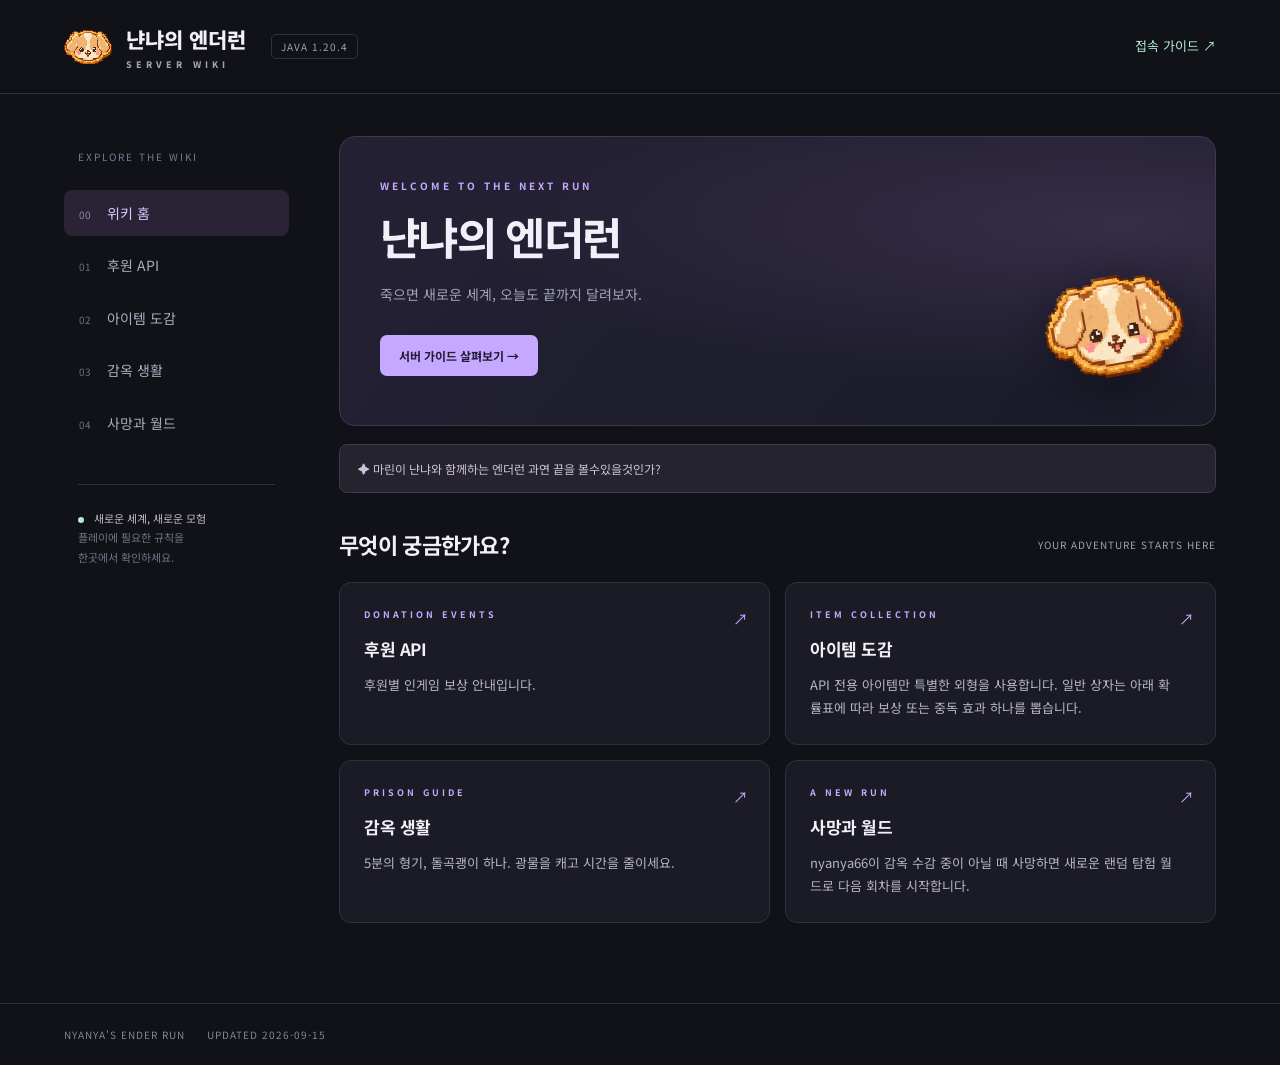
<file: site/index.html>
<!doctype html>
<html lang="ko"><head><meta name="robots" content="noindex,nofollow"><meta charset="utf-8"><meta name="viewport" content="width=device-width,initial-scale=1"><meta name="theme-color" content="#15141e"><meta name="description" content="냔냐의 엔더런 서버 위키. 후원 API, 아이템, 감옥, 사망 규칙과 플레이 가이드."><title>냔냐의 엔더런 · 서버 위키</title><link rel="icon" href="assets/mungmu_cookie.png"><link rel="stylesheet" href="style.css"><script src="app.js" defer></script></head>
<body><header><a class="brand" href="#home"><img src="assets/mungmu_cookie.png" alt=""><span>냔냐의 엔더런<small>SERVER WIKI</small></span></a><span class="version">JAVA 1.20.4</span><a class="header-link" href="#start">접속 가이드 ↗</a></header>
<div class="layout"><aside><div class="side-label">EXPLORE THE WIKI</div><nav id="nav" aria-label="위키 메뉴"></nav><div class="side-note"><span class="dot"></span> 새로운 세계, 새로운 모험<p>플레이에 필요한 규칙을<br>한곳에서 확인하세요.</p></div></aside><main id="main"><p>위키를 불러오는 중입니다…</p></main></div><footer><span>NYANYA'S ENDER RUN</span><span id="updated"></span></footer></body></html>
</file>
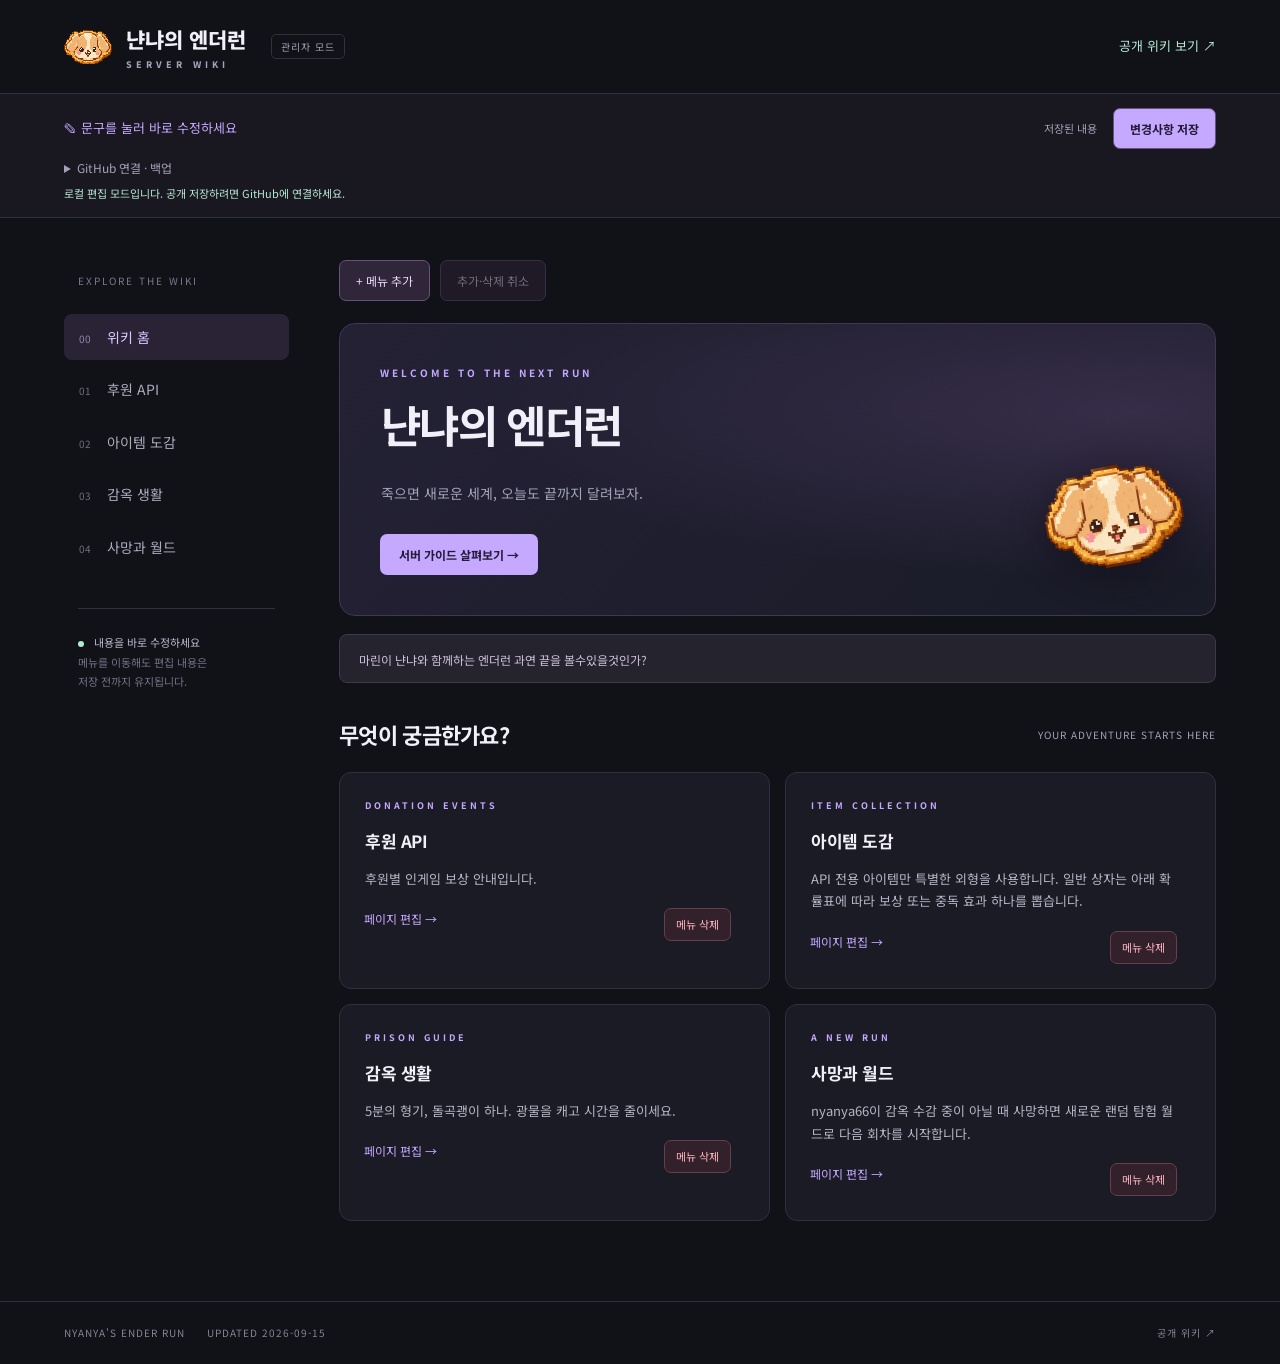
<file: site/admin/index.html>
<!doctype html><html lang="ko"><head><meta charset="utf-8"><meta name="viewport" content="width=device-width,initial-scale=1"><meta name="robots" content="noindex,nofollow"><title>관리자 · 냔냐의 엔더런</title><link rel="icon" href="../assets/mungmu_cookie.png"><link rel="stylesheet" href="../style.css"><link rel="stylesheet" href="editor.css"><script src="admin.js" defer></script></head><body class="wiki-editor">
<header><a class="brand" href="#home"><img src="../assets/mungmu_cookie.png" alt=""><span id="brand-title">냔냐의 엔더런<small>SERVER WIKI</small></span></a><span class="version">관리자 모드</span><a class="header-link" href="../" target="_blank" rel="noopener">공개 위키 보기 ↗</a></header>
<div class="editor-tools"><div class="tool-row"><span class="edit-hint">✎ 문구를 눌러 바로 수정하세요</span><span id="change-state">저장된 내용</span><button id="save">변경사항 저장</button></div><details class="connection"><summary>GitHub 연결 · 백업</summary><div class="connection-body"><div class="grid"><div><label for="owner">계정</label><input id="owner" value="NYAYNA" autocomplete="off"></div><div><label for="repo">저장소</label><input id="repo" value="nyaender" autocomplete="off"></div></div><label for="branch">브랜치</label><input id="branch" value="main"><label for="token">관리자 GitHub 토큰</label><input id="token" type="password" autocomplete="off" placeholder="이 저장소의 Contents 쓰기 권한이 있는 토큰"><p class="small">토큰은 GitHub에만 전송하며 저장하지 않습니다. 위키 문구만 수정되며 게임 설정은 변경되지 않습니다.</p><div class="actions"><button id="connect">연결하고 최신 내용 불러오기</button><button id="disconnect">연결 해제</button><button id="download">JSON 내려받기</button><label for="import">JSON 불러오기<input id="import" type="file" accept="application/json,.json"></label></div></div></details><p id="status" class="status" role="status" aria-live="polite"></p></div>
<div class="layout"><aside><div class="side-label">EXPLORE THE WIKI</div><nav id="nav" aria-label="위키 메뉴"></nav><div class="side-note"><span class="dot"></span> 내용을 바로 수정하세요<p>메뉴를 이동해도 편집 내용은<br>저장 전까지 유지됩니다.</p></div></aside><main id="editor"><p>위키를 불러오는 중입니다…</p></main></div><footer><span>NYANYA'S ENDER RUN</span><span id="updated"></span><a href="../">공개 위키 ↗</a></footer></body></html>
</file>
<file: site/style.css>
@import url('https://fonts.googleapis.com/css2?family=Noto+Sans+KR:wght@400;500;600;700;800;900&display=swap');
:root{color-scheme:dark;--bg:#111118;--panel:#1b1b25;--line:#30303e;--muted:#a2a2b7;--accent:#c5a8ff;--mint:#b5e9d2}*{box-sizing:border-box}body{margin:0;background:var(--bg);color:#f1eff8;font:15px/1.75 'Noto Sans KR',sans-serif}a{color:inherit;text-decoration:none}button,input,textarea,select{font:inherit}button,a,input,textarea,select{outline-offset:5px}button{cursor:pointer}header{height:94px;border-bottom:1px solid var(--line);display:flex;align-items:center;padding:0 5%;gap:25px}.brand{display:flex;gap:14px;align-items:center;font-weight:800;font-size:21px}.brand img{width:48px;image-rendering:pixelated}.brand small{display:block;font-size:9px;letter-spacing:4px;color:var(--muted);line-height:1.5}.version{font-size:10px;letter-spacing:1px;border:1px solid var(--line);border-radius:5px;padding:3px 9px;color:var(--muted)}.header-link{margin-left:auto;font-size:13px;color:var(--mint)}.layout{max-width:1440px;margin:auto;display:grid;grid-template-columns:225px minmax(0,1fr);gap:50px;padding:42px 5% 80px}aside{padding-top:12px}.side-label{font-size:10px;letter-spacing:2px;color:#79798f;margin:0 0 24px 14px}nav{display:flex;flex-direction:column;gap:6px}nav a{padding:11px 15px;color:#acacbe;border-radius:8px;font-size:14px}nav a:hover,nav a.active{background:#292335;color:#dbc7ff}nav a .num{display:inline-block;width:28px;font-size:10px;opacity:.6}.side-note{border-top:1px solid var(--line);margin:38px 14px 0;padding-top:24px;color:#bbb8ca;font-size:11px}.side-note p{color:#727286;font-size:11px}.dot{display:inline-block;width:6px;height:6px;background:var(--mint);border-radius:50%;margin-right:7px}.eyebrow{font-size:10px;letter-spacing:3px;color:var(--accent);font-weight:700;margin-bottom:12px}h1{font-size:38px;letter-spacing:-1.7px;line-height:1.35;margin:0 0 16px}h2{font-size:22px;letter-spacing:-.7px}p{margin:0 0 12px}.lead{color:var(--muted);max-width:640px;font-size:14px}.hero{background:radial-gradient(ellipse at 90% 30%,#55406b77,transparent 58%),linear-gradient(130deg,#242135,#191b27);border:1px solid #41374e;border-radius:16px;padding:40px;position:relative;overflow:hidden;min-height:290px}.hero h1{font-size:44px;max-width:540px}.hero .lead{max-width:420px}.hero-art{position:absolute;right:32px;bottom:30px;width:138px;transform:rotate(-10deg);image-rendering:pixelated;filter:drop-shadow(0 10px 25px #09061088)}.cta{display:inline-block;margin-top:17px;padding:10px 19px;background:var(--accent);color:#251b38;font-weight:700;border-radius:7px;font-size:12px}.notice{margin:18px 0 32px;padding:13px 18px;background:#25232d;border:1px solid #3f394b;border-radius:8px;font-size:12px;color:#cdc1dd}.section-heading{display:flex;justify-content:space-between;align-items:center;margin:32px 0 18px}.section-heading h2{margin:0}.section-heading span{font-size:10px;color:var(--muted);letter-spacing:1px}.grid{display:grid;grid-template-columns:repeat(2,minmax(0,1fr));gap:15px}.card{padding:24px;background:var(--panel);border:1px solid var(--line);border-radius:12px;min-width:0;transition:background .18s,border-color .18s}.card:hover{border-color:#625270;background:#211f2d}.card-top{display:flex;gap:16px;align-items:center;margin-bottom:15px}.item-icon{width:54px;height:54px;object-fit:contain;image-rendering:pixelated;flex-shrink:0}.card h3{font-size:17px;margin:0;letter-spacing:-.5px}.card p{font-size:13px;color:#b6b4c6;margin:0;white-space:pre-line}.badge{display:inline-block;color:var(--mint);font-size:10px;letter-spacing:.4px;margin-top:4px}.tile{display:block;position:relative;padding-right:38px}.tile .arrow{position:absolute;right:21px;top:23px;color:var(--accent)}.tile .eyebrow{font-size:9px}.tile h3{margin:5px 0 10px}.search{width:100%;background:#1a1a24;border:1px solid var(--line);border-radius:9px;padding:13px 17px;color:white;margin:22px 0}.back{font-size:12px;color:var(--muted);display:inline-block;margin-bottom:24px}footer{max-width:1300px;margin:0 auto;padding:22px 5%;border-top:1px solid var(--line);display:flex;gap:22px;color:#858597;font-size:10px;letter-spacing:1px}footer a{margin-left:auto}.empty{padding:30px;color:var(--muted)}.admin{max-width:1100px;margin:auto;padding:40px 25px}.admin label{display:block;font-size:12px;color:#c0baca;margin:12px 0 5px}.admin input,.admin textarea,.admin select{width:100%;padding:10px;background:#12121a;color:#eee;border:1px solid #444052;border-radius:6px}.admin textarea{min-height:105px;resize:vertical}.admin button{border:1px solid #62516f;background:#332940;color:#eddefe;border-radius:6px;padding:9px 14px;font-size:12px}.admin button:disabled{opacity:.4;cursor:wait}.admin .actions{display:flex;gap:10px;flex-wrap:wrap;margin:18px 0}.admin details{margin:18px 0}.admin summary{cursor:pointer}.admin .editor-card{margin:15px 0;padding:20px;border:1px solid var(--line);border-radius:8px}.status{color:var(--mint);white-space:pre-wrap}.admin .connection{padding:22px;background:var(--panel);border-radius:10px}.admin .small{font-size:12px;color:var(--muted)}@media(min-width:1500px){.hero{min-height:320px}.hero-art{width:170px}}@media(max-width:900px){.layout{grid-template-columns:170px minmax(0,1fr);gap:24px;padding-left:25px;padding-right:25px}.hero{padding:28px}.hero h1{font-size:34px}.hero-art{width:80px;opacity:.4}.hero .lead{max-width:90%}.card{padding:18px}}@media(max-width:640px){header{height:78px;padding:0 20px}.brand{font-size:17px}.brand img{width:35px}.version{display:none}.header-link{font-size:11px}.layout{display:block;padding:18px 20px 45px}aside{padding:0}.side-label,.side-note{display:none}nav{flex-direction:row;overflow-x:auto;margin-bottom:24px;padding-bottom:8px}nav a{white-space:nowrap;padding:8px 12px;font-size:12px}nav .num{display:none!important}.grid{grid-template-columns:1fr}h1{font-size:29px}.hero h1{font-size:33px}.hero{min-height:290px}.hero-art{width:90px;right:15px;bottom:20px}.section-heading span{display:none}footer{flex-wrap:wrap}.card p{font-size:13px}}
</file>
<file: site/admin/editor.css>
.editor-tools{padding:14px 5%;border-bottom:1px solid var(--line);background:#191720}.tool-row{display:flex;align-items:center;gap:16px}.edit-hint{font-size:13px;color:var(--accent)}#change-state{font-size:11px;color:var(--muted);margin-left:auto}.wiki-editor button{border:1px solid #655378;border-radius:7px;padding:9px 16px;background:#302639;color:#eadbff;font:inherit;font-size:12px;cursor:pointer}.wiki-editor button:disabled{opacity:.45;cursor:not-allowed}#save{background:var(--accent);color:#251b38;font-weight:700}.connection{font-size:12px;margin-top:8px;max-width:900px}.connection summary{cursor:pointer;color:var(--muted)}.connection-body{padding:15px 0}.connection label{display:block;font-size:12px;margin-top:10px}.connection input{width:100%;background:#111118;color:#eee;border:1px solid var(--line);padding:9px;border-radius:6px}.connection .actions{display:flex;gap:12px;align-items:center;flex-wrap:wrap;margin-top:15px}.connection .actions label{margin:0}.small{font-size:11px;color:var(--muted)}#status{font-size:11px;margin:6px 0 0;color:var(--mint)}.inline-edit{display:block;width:100%;font:inherit;color:inherit;line-height:inherit;letter-spacing:inherit;font-weight:inherit;border:1px dashed transparent;border-radius:4px;background:transparent;padding:0;resize:none;overflow:hidden;min-height:1.6em}.inline-edit:hover{border-color:#665478}.inline-edit:focus{border-color:var(--accent);background:#c5a8ff0a;outline:2px solid #c5a8ff33;outline-offset:4px}.inline-edit:disabled{opacity:.7}.card .card-top>div{min-width:0;flex:1}.card .badge{display:block}.card p{margin-top:12px}.hero .inline-edit{position:relative;z-index:1}.hero h1{max-width:80%}.image-edit{display:flex;align-items:center;gap:8px;margin-top:18px;padding-top:12px;border-top:1px solid #ffffff09;color:#888296;font-size:10px}.image-edit select{max-width:170px;background:transparent;color:#c2b6d3;border:1px solid var(--line);border-radius:4px;font:inherit;padding:4px}.image-edit option{background:var(--panel)}.tile .open-section{margin-top:18px;display:inline-block;font-size:12px;color:var(--accent)}@media(max-width:640px){.editor-tools{padding:12px 20px}.tool-row{gap:8px;flex-wrap:wrap}.edit-hint{font-size:11px}#change-state{font-size:10px}.wiki-editor button{padding:8px 11px}.hero h1{max-width:100%}.connection .actions{align-items:stretch}.connection input[type=file]{max-width:100%}}
.content-actions{display:flex;gap:10px;flex-wrap:wrap;margin:0 0 22px}.wiki-editor .delete-button{color:#ffb6bf;border-color:#673f4c;background:#32212a;font-size:11px;padding:6px 11px}.image-edit{flex-wrap:wrap}.image-edit .delete-button{margin-left:auto}.tile>.delete-button{float:right;margin-top:18px}.wiki-editor .add-button{font-size:12px}
</file>
